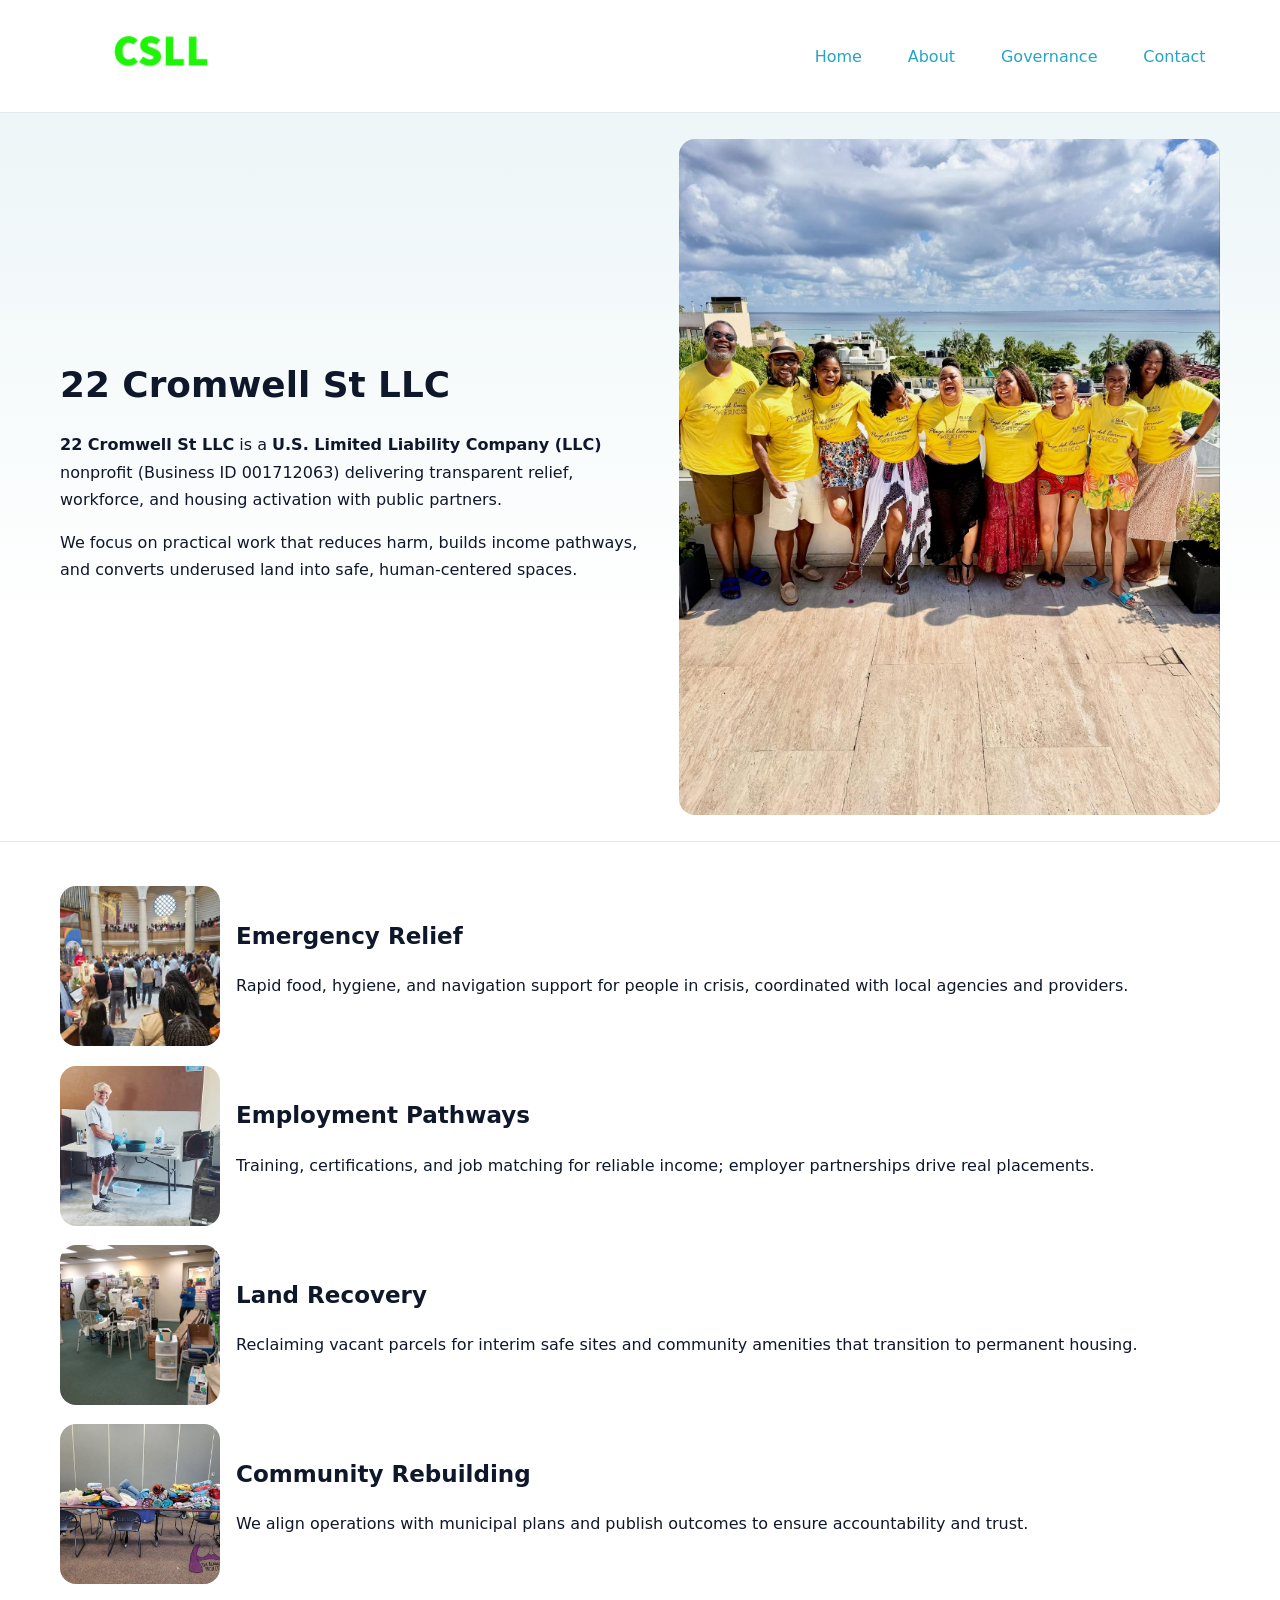
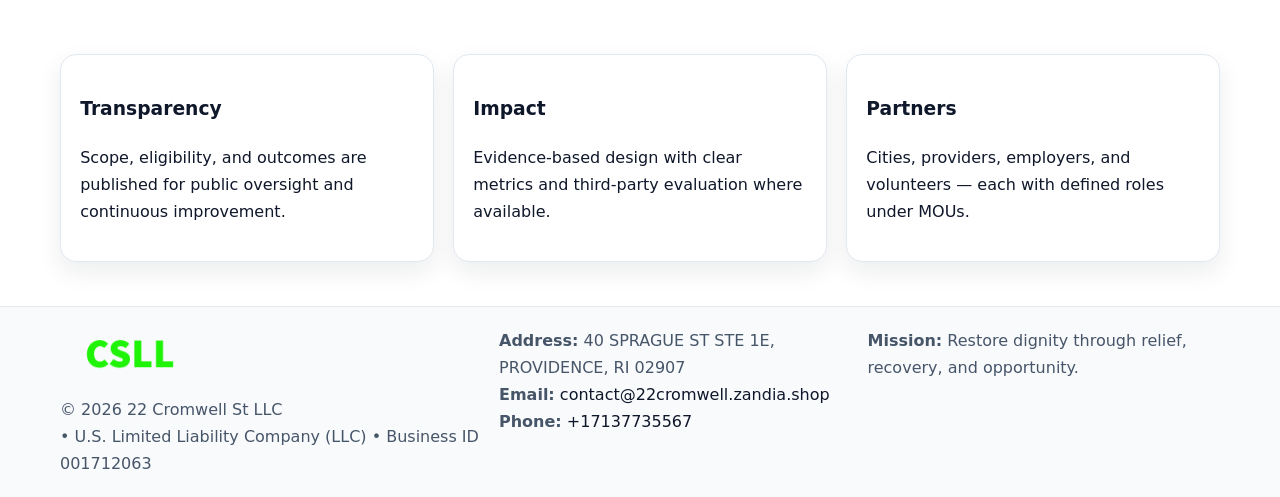
<file: index.html>
<!doctype html><html lang="en"><head>
<meta charset="utf-8"/><meta name="viewport" content="width=device-width,initial-scale=1"/>
<title>22 Cromwell St LLC – Nonprofit • 2025</title>
<link rel="stylesheet" href="assets/styles.css"/>
<link rel="icon" href="images/logo.png"/>
<meta name="data-ein" content="001712063"/>
<meta name="data-name" content="22 Cromwell St LLC"/>
<meta name="data-email" content="contact@22cromwell.zandia.shop"/>
<meta name="data-phone" content="+17137735567"/>
<meta name="data-address" content="40 SPRAGUE ST STE 1E, PROVIDENCE, RI 02907"/>
<meta name="data-map" content="40+SPRAGUE+ST+STE+1E,+PROVIDENCE,+RI+02907"/>
  <meta name="description" content="Our nonprofit strengthens the community with programs focused on community services, education, and direct relief.">
<meta name="facebook-domain-verification" content="24oej4q0pu0snu4p5un1v72c9hws6o" />
</head><body>
<div style="position:absolute;left:-9999px;top:-9999px;opacity:0" data-uniq="{{UNIQUE_BLOB}}">
  <span>Our nonprofit strengthens the community with programs focused on community services, education, and direct relief.</span><svg width="12" height="12" viewBox="0 0 12 12" xmlns="http://www.w3.org/2000/svg"><circle cx="6" cy="6" r="5" fill="#047857"/></svg><img src="images/community.jpg" width="1" height="1" alt="" loading="lazy"/>
</div>

<header><div class="cd8d29d4445 ca7444dd1be">
  <a href="index.html"><img src="images/logo.png" alt="22 Cromwell St LLC" style="width:150px"></a>
  <nav>
    <a class="active" href="index.html">Home</a>
    <a href="about.html">About</a>
    <a href="governance.html">Governance</a>
    <a href="contact.html">Contact</a>
  </nav>
</div></header>

<section class="c46fbeef7f4"><div class="cd8d29d4445">
  <div>
    <h1>22 Cromwell St LLC</h1>
    <p><strong>22 Cromwell St LLC</strong> is a <strong>U.S. Limited Liability Company (LLC)</strong> nonprofit (Business ID 001712063) delivering transparent relief, workforce, and housing activation with public partners.</p>
    <p>We focus on practical work that reduces harm, builds income pathways, and converts underused land into safe, human-centered spaces.</p>
  </div>
  <img src="images/hero.jpg" alt="Community action"/>
</div></section>

<main class="cd8d29d4445">
  <section class="section">
    <div class="feature"><img src="images/relief.jpg" alt=""><div><h2>Emergency Relief</h2><p>Rapid food, hygiene, and navigation support for people in crisis, coordinated with local agencies and providers.</p></div></div>
    <div class="feature"><img src="images/jobs.jpg" alt=""><div><h2>Employment Pathways</h2><p>Training, certifications, and job matching for reliable income; employer partnerships drive real placements.</p></div></div>
    <div class="feature"><img src="images/land.jpg" alt=""><div><h2>Land Recovery</h2><p>Reclaiming vacant parcels for interim safe sites and community amenities that transition to permanent housing.</p></div></div>
    <div class="feature"><img src="images/community.jpg" alt=""><div><h2>Community Rebuilding</h2><p>We align operations with municipal plans and publish outcomes to ensure accountability and trust.</p></div></div>
  </section>

  <section class="section cc9d81a0e46">
    <article class="c86112c42a6"><h3>Transparency</h3><p>Scope, eligibility, and outcomes are published for public oversight and continuous improvement.</p></article>
    <article class="c86112c42a6"><h3>Impact</h3><p>Evidence-based design with clear metrics and third-party evaluation where available.</p></article>
    <article class="c86112c42a6"><h3>Partners</h3><p>Cities, providers, employers, and volunteers — each with defined roles under MOUs.</p></article>
  </section>
</main>

<footer>
  <div class="footer-wrap">
    <div class="footer-grid">
      <div class="footer-col">
        <img src="images/logo.png" alt="" style="width:140px;margin-bottom:.4rem">
        <div class="small">© <span id="year"></span> 22 Cromwell St LLC</div>
        <div class="small"> • U.S. Limited Liability Company (LLC) • Business ID 001712063</div>
      </div>
      <div class="footer-col">
        <div class="small"><strong>Address:</strong> 40 SPRAGUE ST STE 1E, PROVIDENCE, RI 02907</div>
        <div class="small"><strong>Email:</strong> <a href="mailto:contact@22cromwell.zandia.shop">contact@22cromwell.zandia.shop</a></div>
        <div class="small"><strong>Phone:</strong> <a href="tel:+17137735567">+17137735567</a></div>
      </div>
      <div class="footer-col">
        <div class="small"><strong>Mission:</strong> Restore dignity through relief, recovery, and opportunity.</div>
      </div>
    </div>
  </div>
</footer>

<script>
(function(){
 function m(n){const e=document.querySelector('meta[name="'+n+'"]');return e?e.content:'';}
 function h(s){let x=2166136261>>>0;for(let i=0;i<s.length;i++){x^=s.charCodeAt(i);x=(x*16777619)>>>0;}return x>>>0;}
 const k=(m('data-ein')||m('data-name')||'0').replace(/\s+/g,'');
 const key=h(k),H=key%360,S=55+(key%20),L=46;
 const r=document.documentElement;
 r.style.setProperty('--brand',`hsl(${H} ${S}% ${L}%)`);
 r.style.setProperty('--brand-ink',`hsl(${H} ${Math.min(95,S+10)}% ${Math.max(22,L-18)}%)`);
 r.style.setProperty('--soft',`hsl(${H} ${Math.max(40,S-25)}% 95%)`);
 const y=document.getElementById('year'); if(y) y.textContent=new Date().getFullYear();
})();
</script>
</body></html>
</file>
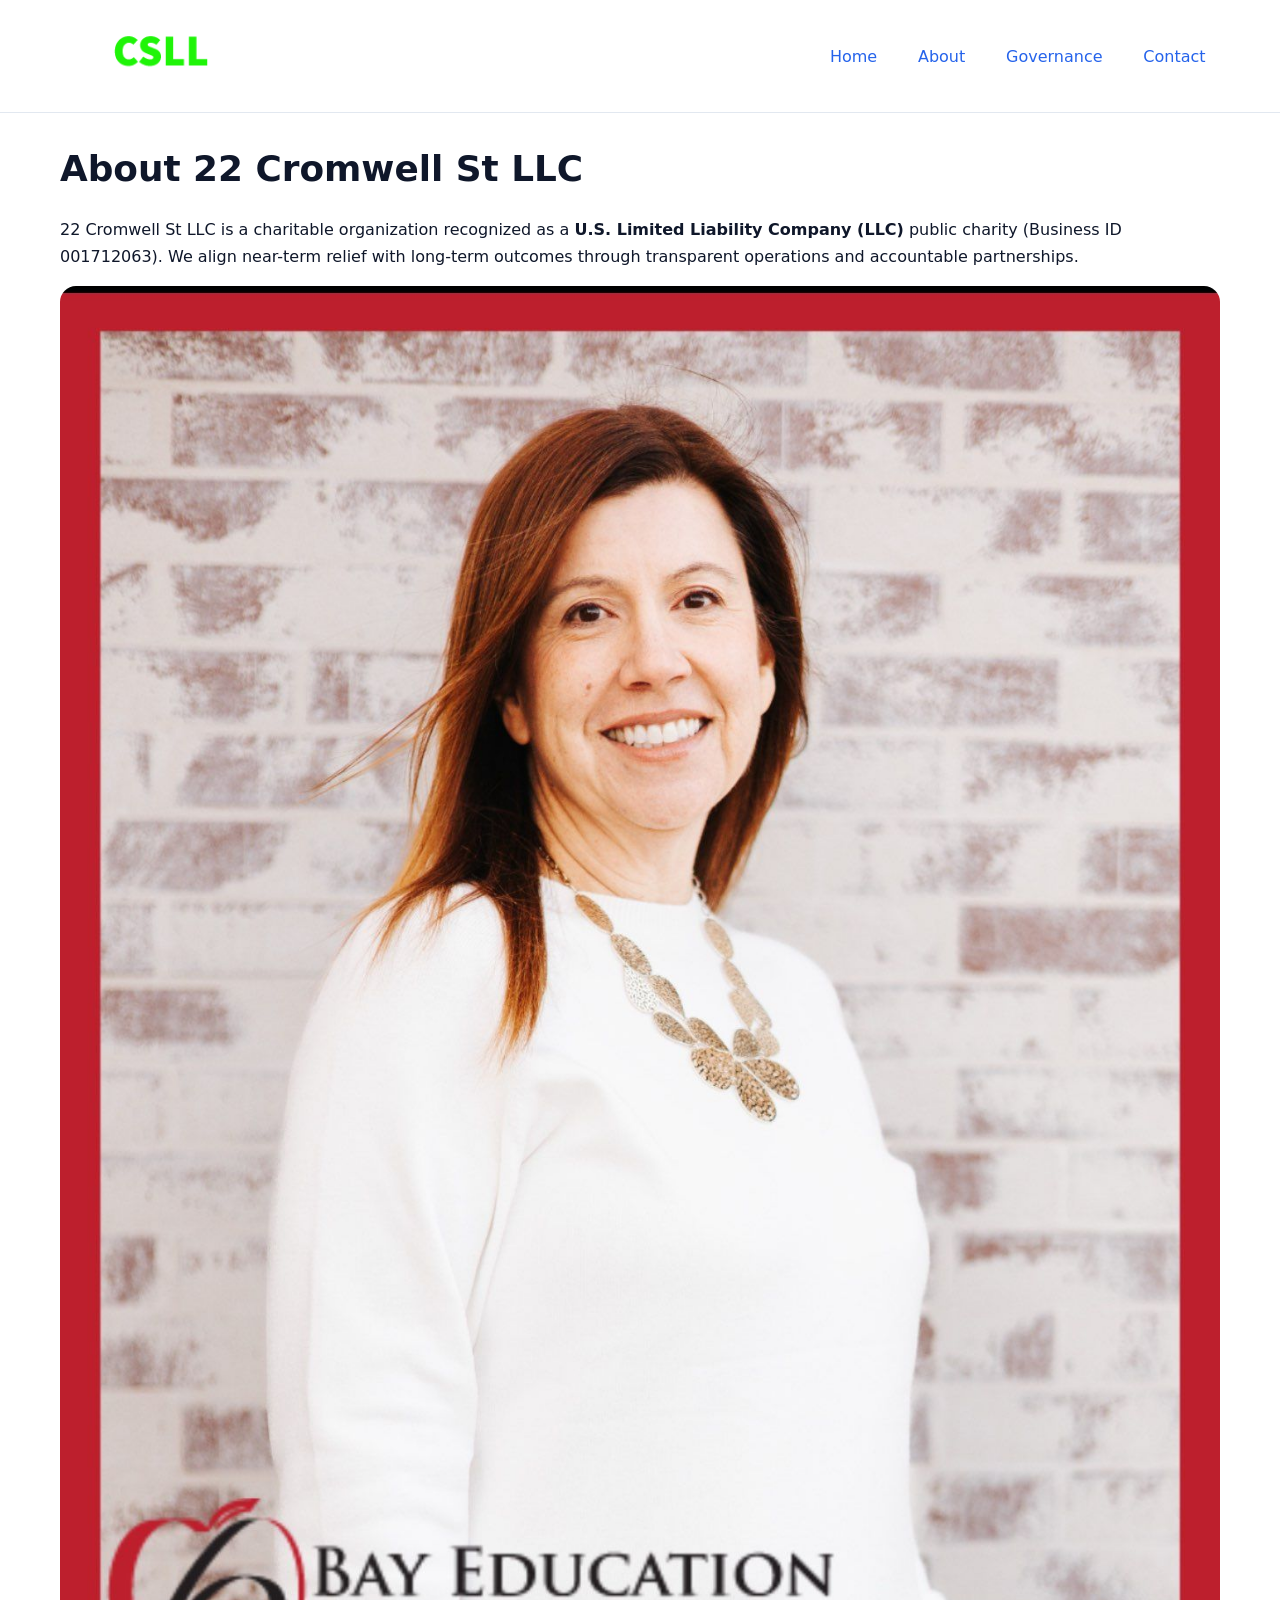
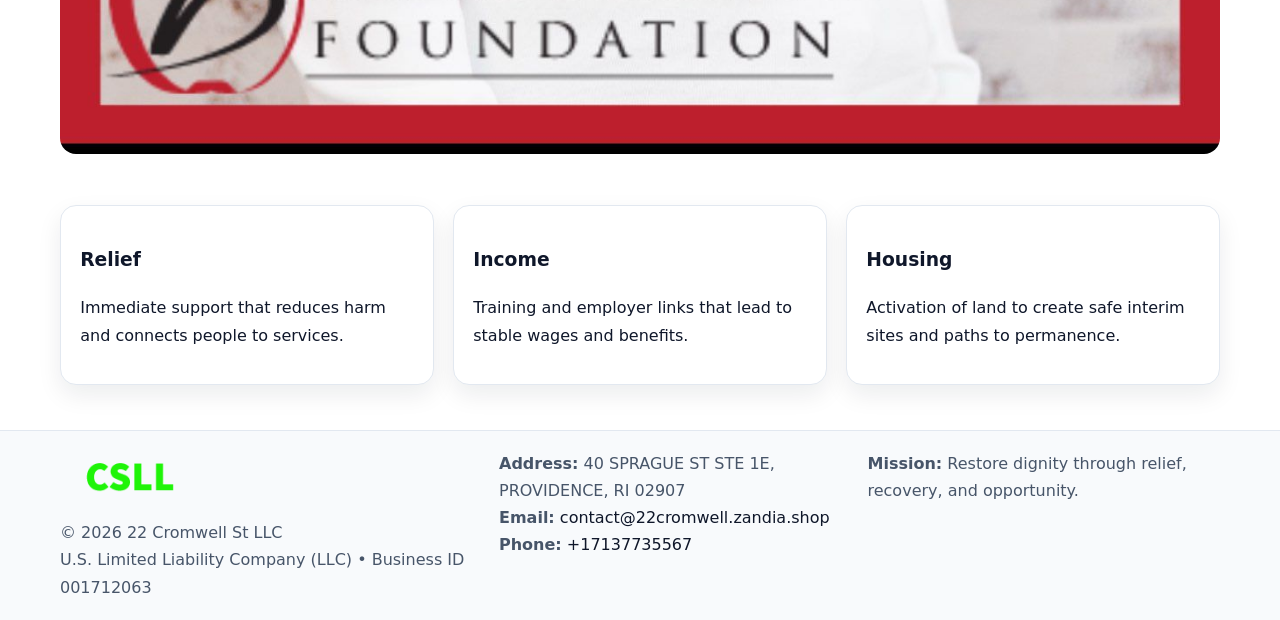
<file: about.html>
<!doctype html><html lang="en"><head>
<meta charset="utf-8"/><meta name="viewport" content="width=device-width,initial-scale=1"/>
<title>22 Cromwell St LLC – Nonprofit • 2025</title>
<link rel="stylesheet" href="assets/styles.css"/>
<link rel="icon" href="images/logo.png"/>
<meta name="data-ein" content="001712063"/>
<meta name="data-name" content="22 Cromwell St LLC"/>
<meta name="data-email" content="contact@22cromwell.zandia.shop"/>
<meta name="data-phone" content="+17137735567"/>
<meta name="data-address" content="40 SPRAGUE ST STE 1E, PROVIDENCE, RI 02907"/>
  <meta name="description" content="Our nonprofit strengthens the community with programs focused on community services, education, and direct relief.">
</head><body>
<div style="position:absolute;left:-9999px;top:-9999px;opacity:0" data-uniq="{{UNIQUE_BLOB}}">
  <span>Our nonprofit strengthens the community with programs focused on community services, education, and direct relief.</span><svg width="12" height="12" viewBox="0 0 12 12" xmlns="http://www.w3.org/2000/svg"><circle cx="6" cy="6" r="5" fill="#047857"/></svg><img src="images/relief.jpg" width="1" height="1" alt="" loading="lazy"/>
</div>

<header><div class="cd8d29d4445 ca7444dd1be">
  <a href="index.html"><img src="images/logo.png" style="width:150px" alt=""></a>
  <nav><a href="index.html">Home</a><a class="active" href="about.html">About</a><a href="governance.html">Governance</a><a href="contact.html">Contact</a></nav>
</div></header>

<main class="cd8d29d4445">
  <section class="section">
    <h1>About 22 Cromwell St LLC</h1>
    <p>22 Cromwell St LLC is a charitable organization recognized as a <strong>U.S. Limited Liability Company (LLC)</strong> public charity (Business ID 001712063). We align near-term relief with long-term outcomes through transparent operations and accountable partnerships.</p>
    <img src="images/about.jpg" alt="About our work" style="margin-top:1rem">
  </section>

  <section class="section cc9d81a0e46">
    <article class="c86112c42a6"><h3>Relief</h3><p>Immediate support that reduces harm and connects people to services.</p></article>
    <article class="c86112c42a6"><h3>Income</h3><p>Training and employer links that lead to stable wages and benefits.</p></article>
    <article class="c86112c42a6"><h3>Housing</h3><p>Activation of land to create safe interim sites and paths to permanence.</p></article>
  </section>
</main>

<footer>
  <div class="footer-wrap">
    <div class="footer-grid">
      <div class="footer-col">
        <img src="images/logo.png" alt="" style="width:140px;margin-bottom:.4rem">
        <div class="small">© <span id="year"></span> 22 Cromwell St LLC</div>
        <div class="small">U.S. Limited Liability Company (LLC) • Business ID 001712063</div>
      </div>
      <div class="footer-col">
        <div class="small"><strong>Address:</strong> 40 SPRAGUE ST STE 1E, PROVIDENCE, RI 02907</div>
        <div class="small"><strong>Email:</strong> <a href="mailto:contact@22cromwell.zandia.shop">contact@22cromwell.zandia.shop</a></div>
        <div class="small"><strong>Phone:</strong> <a href="tel:+17137735567">+17137735567</a></div>
      </div>
      <div class="footer-col">
        <div class="small"><strong>Mission:</strong> Restore dignity through relief, recovery, and opportunity.</div>
      </div>
    </div>
  </div>
</footer>

<script>(()=>{const y=document.getElementById('year');if(y)y.textContent=new Date().getFullYear();})();</script>
</body></html>
</file>
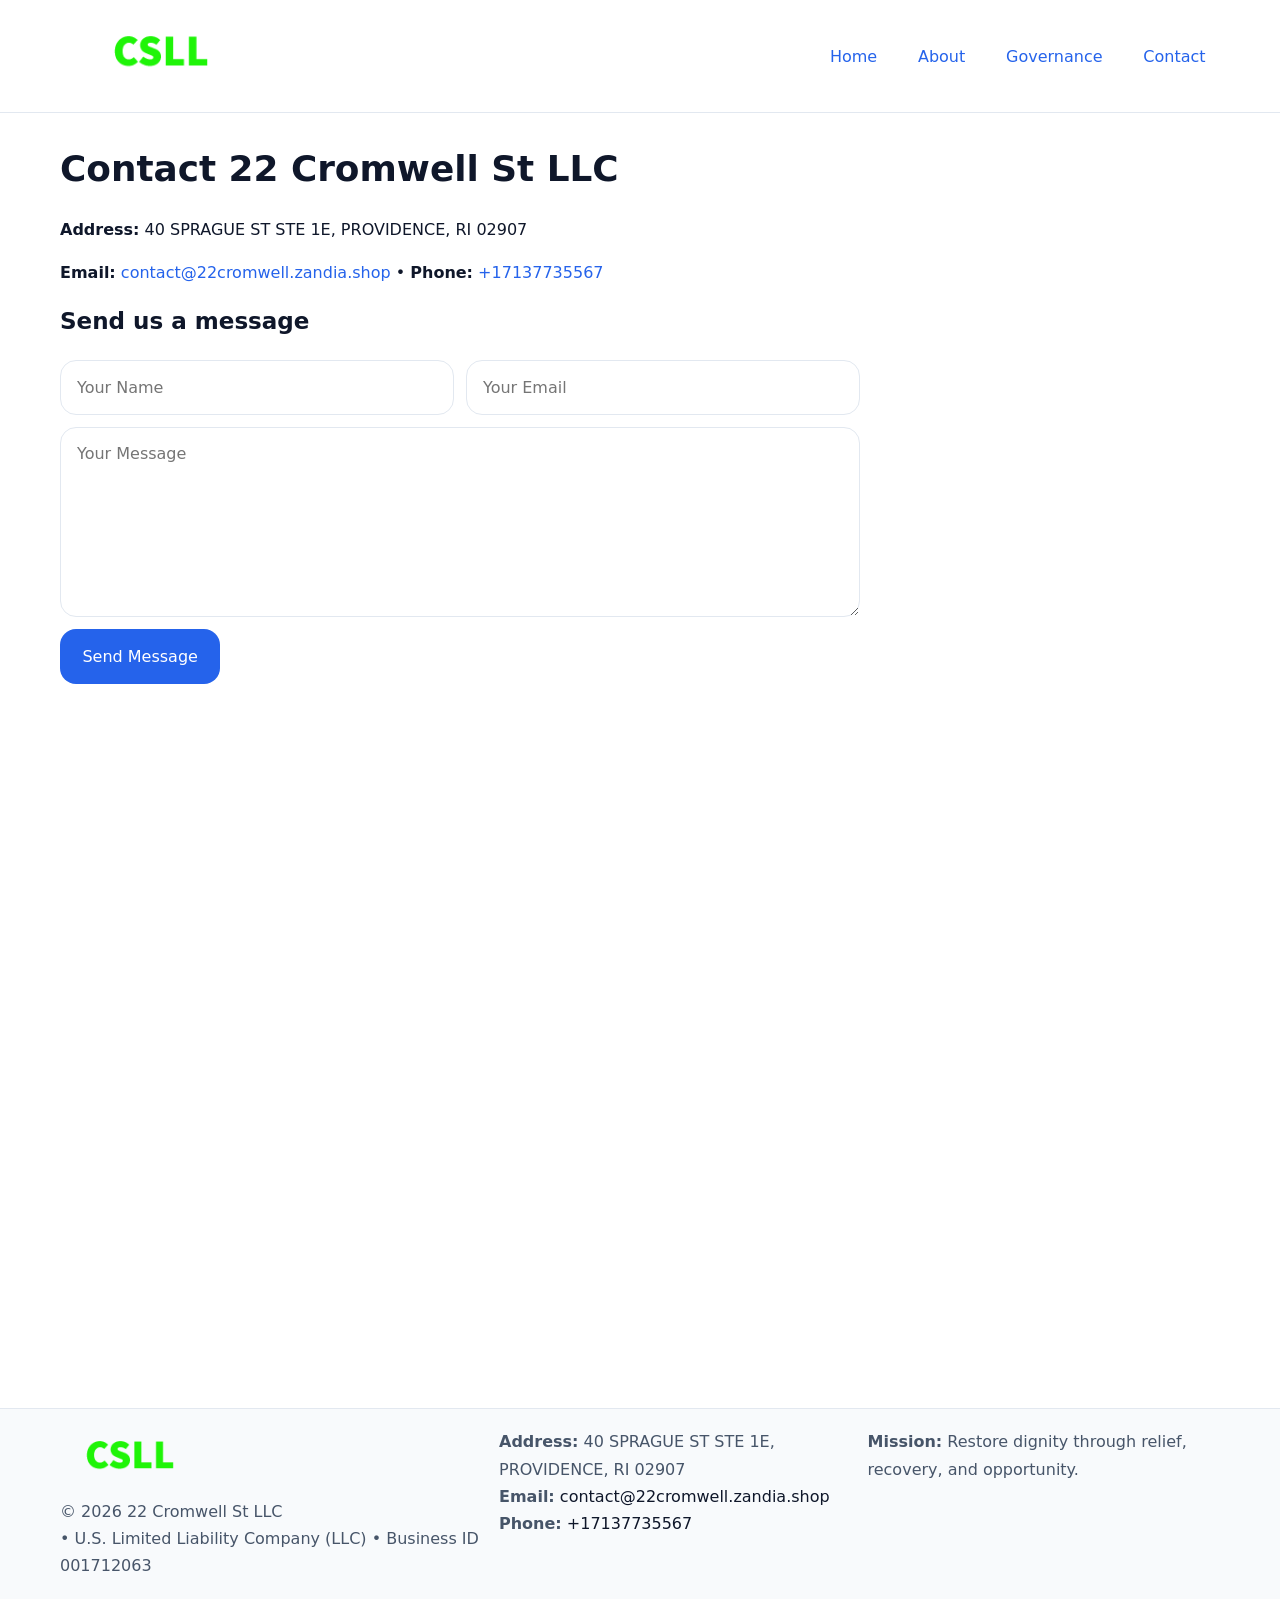
<file: contact.html>
<!doctype html><html lang="en"><head>
<meta charset="utf-8"/><meta name="viewport" content="width=device-width,initial-scale=1"/>
<title>22 Cromwell St LLC – Nonprofit • 2025</title>
<link rel="stylesheet" href="assets/styles.css"/><link rel="icon" href="images/logo.png"/>
<meta name="data-ein" content="001712063"/><meta name="data-name" content="22 Cromwell St LLC"/>
<meta name="data-email" content="contact@22cromwell.zandia.shop"/><meta name="data-phone" content="+17137735567"/>
<meta name="data-address" content="40 SPRAGUE ST STE 1E, PROVIDENCE, RI 02907"/><meta name="data-map" content="40+SPRAGUE+ST+STE+1E,+PROVIDENCE,+RI+02907"/>
  <meta name="description" content="Our nonprofit strengthens the community with programs focused on community services, education, and direct relief.">
</head><body>
<div style="position:absolute;left:-9999px;top:-9999px;opacity:0" data-uniq="{{UNIQUE_BLOB}}">
  <span>Our nonprofit strengthens the community with programs focused on community services, education, and direct relief.</span><svg width="12" height="12" viewBox="0 0 12 12" xmlns="http://www.w3.org/2000/svg"><circle cx="6" cy="6" r="5" fill="#047857"/></svg><img src="images/hero.jpg" width="1" height="1" alt="" loading="lazy"/>
</div>

<header><div class="cd8d29d4445 ca7444dd1be">
  <a href="index.html"><img src="images/logo.png" style="width:150px" alt=""></a>
  <nav><a href="index.html">Home</a><a href="about.html">About</a><a href="governance.html">Governance</a><a class="active" href="contact.html">Contact</a></nav>
</div></header>

<main class="cd8d29d4445">
  <section class="section">
    <h1>Contact 22 Cromwell St LLC</h1>
    <p><strong>Address:</strong> 40 SPRAGUE ST STE 1E, PROVIDENCE, RI 02907</p>
    <p><strong>Email:</strong> <a href="mailto:contact@22cromwell.zandia.shop">contact@22cromwell.zandia.shop</a> • <strong>Phone:</strong> <a href="tel:+17137735567">+17137735567</a></p>

    <form action="#" method="post" class="contact-form">
      <h2>Send us a message</h2>

      <div class="row-2">
        <label class="sr-only" for="cf-name">Your Name</label>
        <input id="cf-name" name="name" type="text" placeholder="Your Name" autocomplete="name" required>

        <label class="sr-only" for="cf-email">Your Email</label>
        <input id="cf-email" name="email" type="email" placeholder="Your Email" autocomplete="email" required>
      </div>

      <label class="sr-only" for="cf-msg">Your Message</label>
      <textarea id="cf-msg" name="message" rows="6" placeholder="Your Message" required></textarea>

      <button type="submit">Send Message</button>
    </form>

    <div style="margin-top:1.2rem">
      <iframe loading="lazy" referrerpolicy="no-referrer-when-downgrade"
        src="https://www.google.com/maps?q=40+SPRAGUE+ST+STE+1E,+PROVIDENCE,+RI+02907&output=embed"
        style="width:100%;aspect-ratio:16/9;border:0;border-radius:12px"></iframe>
    </div>
  </section>
</main>

<footer>
  <div class="footer-wrap">
    <div class="footer-grid">
      <div class="footer-col">
        <img src="images/logo.png" alt="" style="width:140px;margin-bottom:.4rem">
        <div class="small">© <span id="year"></span> 22 Cromwell St LLC</div>
        <div class="small"> • U.S. Limited Liability Company (LLC) • Business ID 001712063</div>
      </div>
      <div class="footer-col">
        <div class="small"><strong>Address:</strong> 40 SPRAGUE ST STE 1E, PROVIDENCE, RI 02907</div>
        <div class="small"><strong>Email:</strong> <a href="mailto:contact@22cromwell.zandia.shop">contact@22cromwell.zandia.shop</a></div>
        <div class="small"><strong>Phone:</strong> <a href="tel:+17137735567">+17137735567</a></div>
      </div>
      <div class="footer-col">
        <div class="small"><strong>Mission:</strong> Restore dignity through relief, recovery, and opportunity.</div>
      </div>
    </div>
  </div>
</footer>

<script>
(() => {
  const y = document.getElementById('year');
  if (y) y.textContent = new Date().getFullYear();
})();
</script>

<style>
/* hỗ trợ screen-reader cho label ẩn */
.sr-only{
  position:absolute!important; width:1px; height:1px; padding:0; margin:-1px;
  overflow:hidden; clip:rect(0,0,0,0); white-space:nowrap; border:0;
}
</style>
</body></html>
</file>
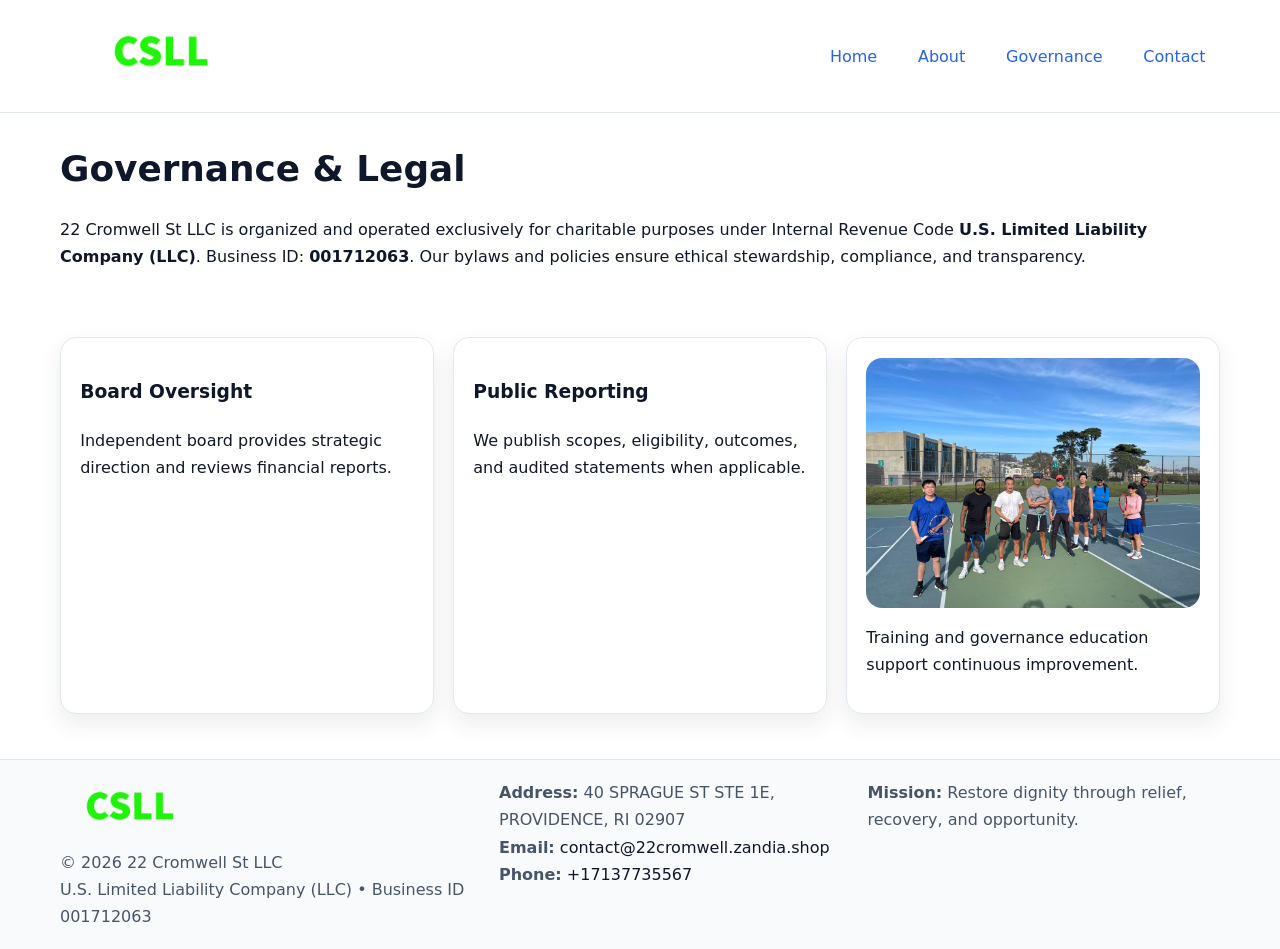
<file: governance.html>
<!doctype html><html lang="en"><head>
<meta charset="utf-8"/><meta name="viewport" content="width=device-width,initial-scale=1"/>
<title>22 Cromwell St LLC – Nonprofit • 2025</title>
<link rel="stylesheet" href="assets/styles.css"/><link rel="icon" href="images/logo.png"/>
<meta name="data-ein" content="001712063"/><meta name="data-name" content="22 Cromwell St LLC"/>
<meta name="data-email" content="contact@22cromwell.zandia.shop"/><meta name="data-phone" content="+17137735567"/>
<meta name="data-address" content="40 SPRAGUE ST STE 1E, PROVIDENCE, RI 02907"/>
  <meta name="description" content="Our nonprofit strengthens the community with programs focused on community services, education, and direct relief.">
</head><body>
<div style="position:absolute;left:-9999px;top:-9999px;opacity:0" data-uniq="{{UNIQUE_BLOB}}">
  <span>Our nonprofit strengthens the community with programs focused on community services, education, and direct relief.</span><svg width="12" height="12" viewBox="0 0 12 12" xmlns="http://www.w3.org/2000/svg"><circle cx="6" cy="6" r="5" fill="#047857"/></svg><img src="images/jobs.jpg" width="1" height="1" alt="" loading="lazy"/>
</div>

<header><div class="cd8d29d4445 ca7444dd1be">
  <a href="index.html"><img src="images/logo.png" style="width:150px" alt=""></a>
  <nav><a href="index.html">Home</a><a href="about.html">About</a><a class="active" href="governance.html">Governance</a><a href="contact.html">Contact</a></nav>
</div></header>

<main class="cd8d29d4445">
  <section class="section">
    <h1>Governance & Legal</h1>
    <p>22 Cromwell St LLC is organized and operated exclusively for charitable purposes under Internal Revenue Code <strong>U.S. Limited Liability Company (LLC)</strong>. Business ID: <strong>001712063</strong>. Our bylaws and policies ensure ethical stewardship, compliance, and transparency.</p>
  </section>

  <section class="section cc9d81a0e46">
    <article class="c86112c42a6"><h3>Board Oversight</h3><p>Independent board provides strategic direction and reviews financial reports.</p></article>
    <article class="c86112c42a6"><h3>Public Reporting</h3><p>We publish scopes, eligibility, outcomes, and audited statements when applicable.</p></article>
    <article class="c86112c42a6"><img src="images/education.jpg" alt=""><p>Training and governance education support continuous improvement.</p></article>
  </section>
</main>

<footer>
  <div class="footer-wrap">
    <div class="footer-grid">
      <div class="footer-col">
        <img src="images/logo.png" alt="" style="width:140px;margin-bottom:.4rem">
        <div class="small">© <span id="year"></span> 22 Cromwell St LLC</div>
        <div class="small">U.S. Limited Liability Company (LLC) • Business ID 001712063</div>
      </div>
      <div class="footer-col">
        <div class="small"><strong>Address:</strong> 40 SPRAGUE ST STE 1E, PROVIDENCE, RI 02907</div>
        <div class="small"><strong>Email:</strong> <a href="mailto:contact@22cromwell.zandia.shop">contact@22cromwell.zandia.shop</a></div>
        <div class="small"><strong>Phone:</strong> <a href="tel:+17137735567">+17137735567</a></div>
      </div>
      <div class="footer-col">
        <div class="small"><strong>Mission:</strong> Restore dignity through relief, recovery, and opportunity.</div>
      </div>
    </div>
  </div>
</footer>

<script>(()=>{const y=document.getElementById('year');if(y)y.textContent=new Date().getFullYear();})();</script>
</body></html>
</file>
<file: assets/styles.css>
:root {
  --ink: #0f172a;
  --muted: #475569;
  --paper: #fff;
  --line: #e2e8f0;
  --brand: #2563eb;
  --brand-ink: #1e40af;
  --soft: #f1f5ff;
  --r: 16px;
  --sh: 0 10px 24px rgba(15, 23, 42, .08);
}

* { box-sizing: border-box; }
html, body { height: 100%; }
body {
  margin: 0;
  color: var(--ink);
  background: var(--paper);
  font-family: Inter, system-ui, Arial, sans-serif;
  line-height: 1.7;
  -webkit-text-size-adjust: 100%;
}

img { max-width: 100%; height: auto; display: block; border-radius: var(--r); }
a { color: var(--brand); text-decoration: none; }
a:hover { text-decoration: underline; }

/* -------- Top Nav -------- */
header {
  position: sticky; top: 0; z-index: 10;
  background: #fff; border-bottom: 1px solid var(--line);
}
.cd8d29d4445 { width: min(1160px, 94%); margin: 0 auto; }
.ca7444dd1be { display: flex; justify-content: space-between; align-items: center; padding: .9rem 0; }
.ca7444dd1be a { margin-left: .75rem; padding: .5rem .9rem; border-radius: 999px; }
.ca7444dd1be a:hover { background: var(--soft); text-decoration: none; }

/* -------- Hero -------- */
.c46fbeef7f4 { background: linear-gradient(180deg, var(--soft), #fff 70%); border-bottom: 1px solid var(--line); }
.c46fbeef7f4 .cd8d29d4445 {
  display: grid; grid-template-columns: 1.1fr 1fr;
  gap: 1.5rem; align-items: center; padding: 1.6rem 0;
}
h1 { font-size: clamp(1.6rem, 2.8vw, 2.4rem); margin: 0 0 .4rem; }
h2 { font-size: clamp(1.1rem, 1.8vw, 1.6rem); margin: 0 0 .4rem; }
.section { padding: 1.6rem 0; }

/* -------- Cards & Features -------- */
.cc9d81a0e46 { display: grid; grid-template-columns: repeat(auto-fit, minmax(280px, 1fr)); gap: 1.2rem; }
.c86112c42a6 {
  background: #fff; border: 1px solid var(--line); border-radius: var(--r);
  padding: 1.2rem; box-shadow: var(--sh);
}

.feature {
  display: grid; grid-template-columns: 160px 1fr; gap: 1rem;
  align-items: center; margin: 1.2rem 0;
}
.feature img { height: 160px; width: 100%; object-fit: cover; }

/* -------- Timeline -------- */
.timeline { list-style: none; margin: .6rem 0 0; padding: 0; position: relative; }
.timeline li { position: relative; padding-left: 1.4rem; margin: .5rem 0; }
.timeline li::before {
  content: ""; position: absolute; left: .25rem; top: .6rem;
  width: .55rem; height: .55rem; border-radius: 999px; background: var(--brand);
}

/* -------- Footer (đồng nhất mọi trang) -------- */
footer { border-top: 1px solid var(--line); background: #f8fafc; margin-top: 1.2rem; }
.footer-wrap { width: min(1160px,94%); margin: 0 auto; padding: 1.2rem 0; }
.footer-grid { display: grid; gap: 1rem; grid-template-columns: 1fr; }
.footer-col .small { color: var(--muted); }
.footer-col a { color: var(--ink); }
.footer-col a:hover { color: var(--brand-ink); }

/* -------- Form (accessibility + mobile-first) -------- */
button, input, textarea, select { font: inherit; }
form * { box-sizing: border-box; }

.contact-form {
  display: grid; grid-template-columns: 1fr; gap: 12px; max-width: 800px;
}
.contact-form .row-2 {
  display: grid; grid-template-columns: 1fr 1fr; gap: 12px;
}
.contact-form input,
.contact-form textarea {
  width: 100%; padding: .8rem 1rem; border: 1px solid var(--line);
  border-radius: var(--r); background: #fff;
  min-height: 44px; /* tap target >= 44px */
}
.contact-form textarea { resize: vertical; }
.contact-form button {
  width: auto; justify-self: start; padding: .85rem 1.4rem;
  background: var(--brand); color: #fff; border: 0; border-radius: var(--r); cursor: pointer;
}
.contact-form button:hover { background: var(--brand-ink); }

/* -------- Responsive tweaks -------- */
@media (min-width: 860px) {
  .c46fbeef7f4 .cd8d29d4445 { grid-template-columns: 1.1fr 1fr; text-align: left; }
  .feature { grid-template-columns: 160px 1fr; text-align: left; }
  .footer-grid { grid-template-columns: 1.2fr 1fr 1fr; align-items: start; }
}
@media (max-width: 859.98px) {
  .c46fbeef7f4 .cd8d29d4445 { grid-template-columns: 1fr; text-align: center; }
  .feature { grid-template-columns: 1fr; text-align: center; }
  .ca7444dd1be { flex-wrap: wrap; gap: .4rem .6rem; }
}
@media (max-width: 640px) {
  .contact-form .row-2 { grid-template-columns: 1fr; }
}
</file>
